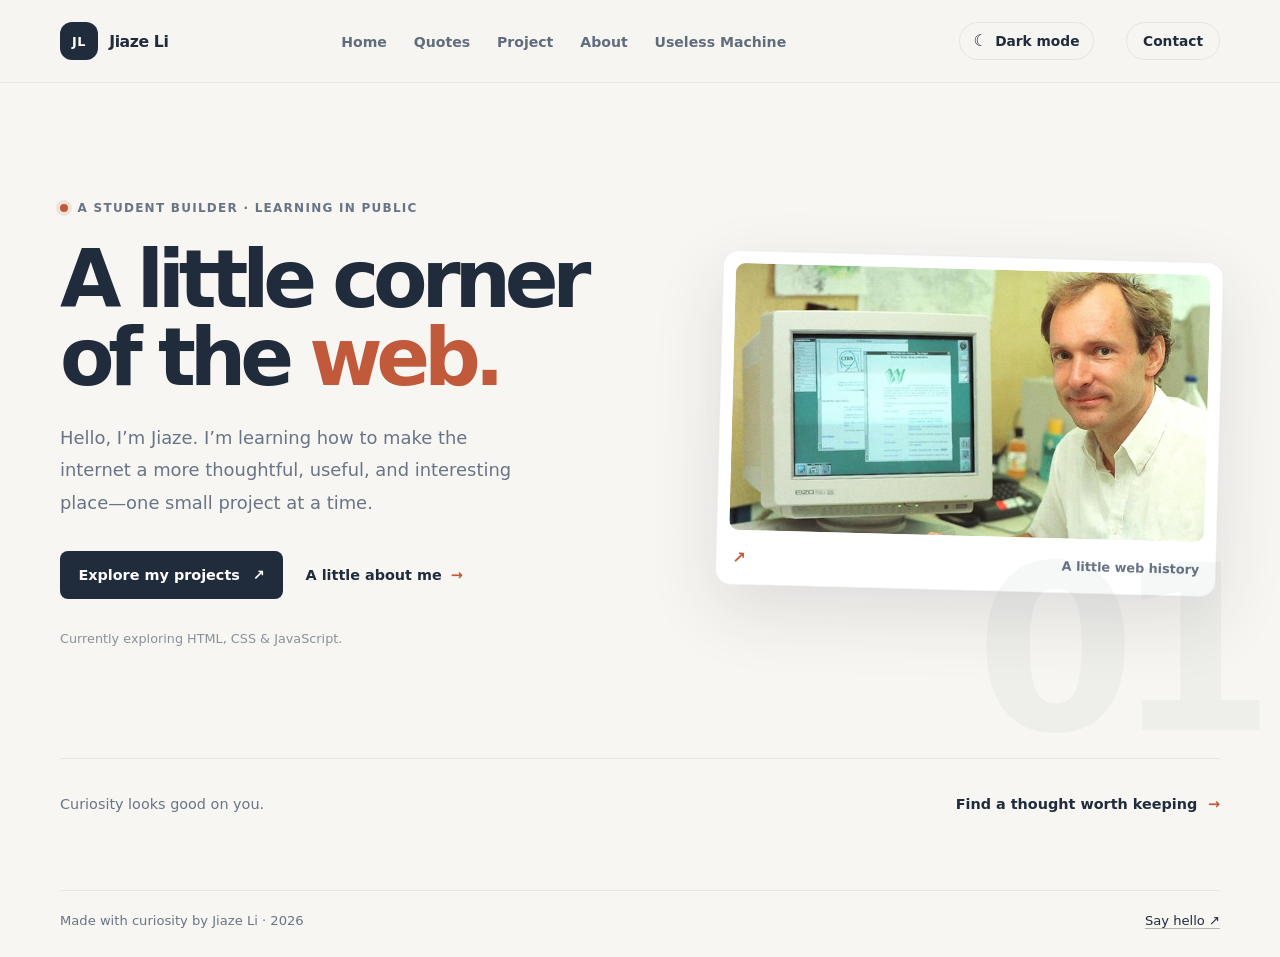
<file: index.html>
<!DOCTYPE html>
<html lang="en">
<head>
  <meta charset="UTF-8">
  <meta name="viewport" content="width=device-width, initial-scale=1.0">
  <meta name="theme-color" content="#f7f6f2">
  <meta name="description" content="The personal website of Jiaze Li — a student learning web development and sharing ideas, projects, and favorite quotes.">
  <title>Jiaze Li — Student, builder, curious human</title>
  <link rel="icon" href="favicon-32x32.png" type="image/png">
  <link rel="apple-touch-icon" href="apple-touch-icon.png">
<meta property="og:image" content="https://lijiaze106.github.io/my-site/cover-image.png">
<meta property="og:title" content="Jiaze Li — Student, builder, curious human">
<meta property="og:site_name" content="Jiaze Li">
<meta name="twitter:card" content="summary_large_image">
  <link rel="stylesheet" href="styles.css">
</head>
<body class="home-page">
  <header id="site-header"></header>

  <main class="home-main">
    <section class="home-hero" aria-labelledby="home-title">
      <div class="hero-copy">
        <p class="eyebrow"><span class="eyebrow-dot"></span> A student builder · Learning in public</p>
        <h1 id="home-title">A little corner<br>of the <span>web.</span></h1>
        <p class="hero-intro">
          Hello, I’m Jiaze. I’m learning how to make the internet a more
          thoughtful, useful, and interesting place—one small project at a time.
        </p>
        <div class="hero-actions">
          <a class="button button-primary" href="project.html">Explore my projects <span aria-hidden="true">↗</span></a>
          <a class="text-link" href="about.html">A little about me <span aria-hidden="true">→</span></a>
        </div>
        <p class="hero-note">Currently exploring HTML, CSS &amp; JavaScript.</p>
      </div>

      <a class="hero-image-link" href="https://webtech.landrock.io/course" target="_blank" rel="noopener noreferrer" aria-label="Learn more about Tim Berners-Lee (opens in a new tab)">
        <img src="fun.jpeg" alt="Tim Berners-Lee beside an early World Wide Web computer">
        <span class="image-caption"><span class="caption-mark" aria-hidden="true">↗</span> A little web history</span>
      </a>
      <span class="hero-decoration" aria-hidden="true">01</span>
    </section>

    <section class="home-more" aria-label="Explore the site">
      <p>Curiosity looks good on you.</p>
      <a href="quotes.html">Find a thought worth keeping <span aria-hidden="true">→</span></a>
    </section>
  </main>

  <footer id="site-footer"></footer>
  <script src="nav.js"></script>
</body>
</html>
</file>
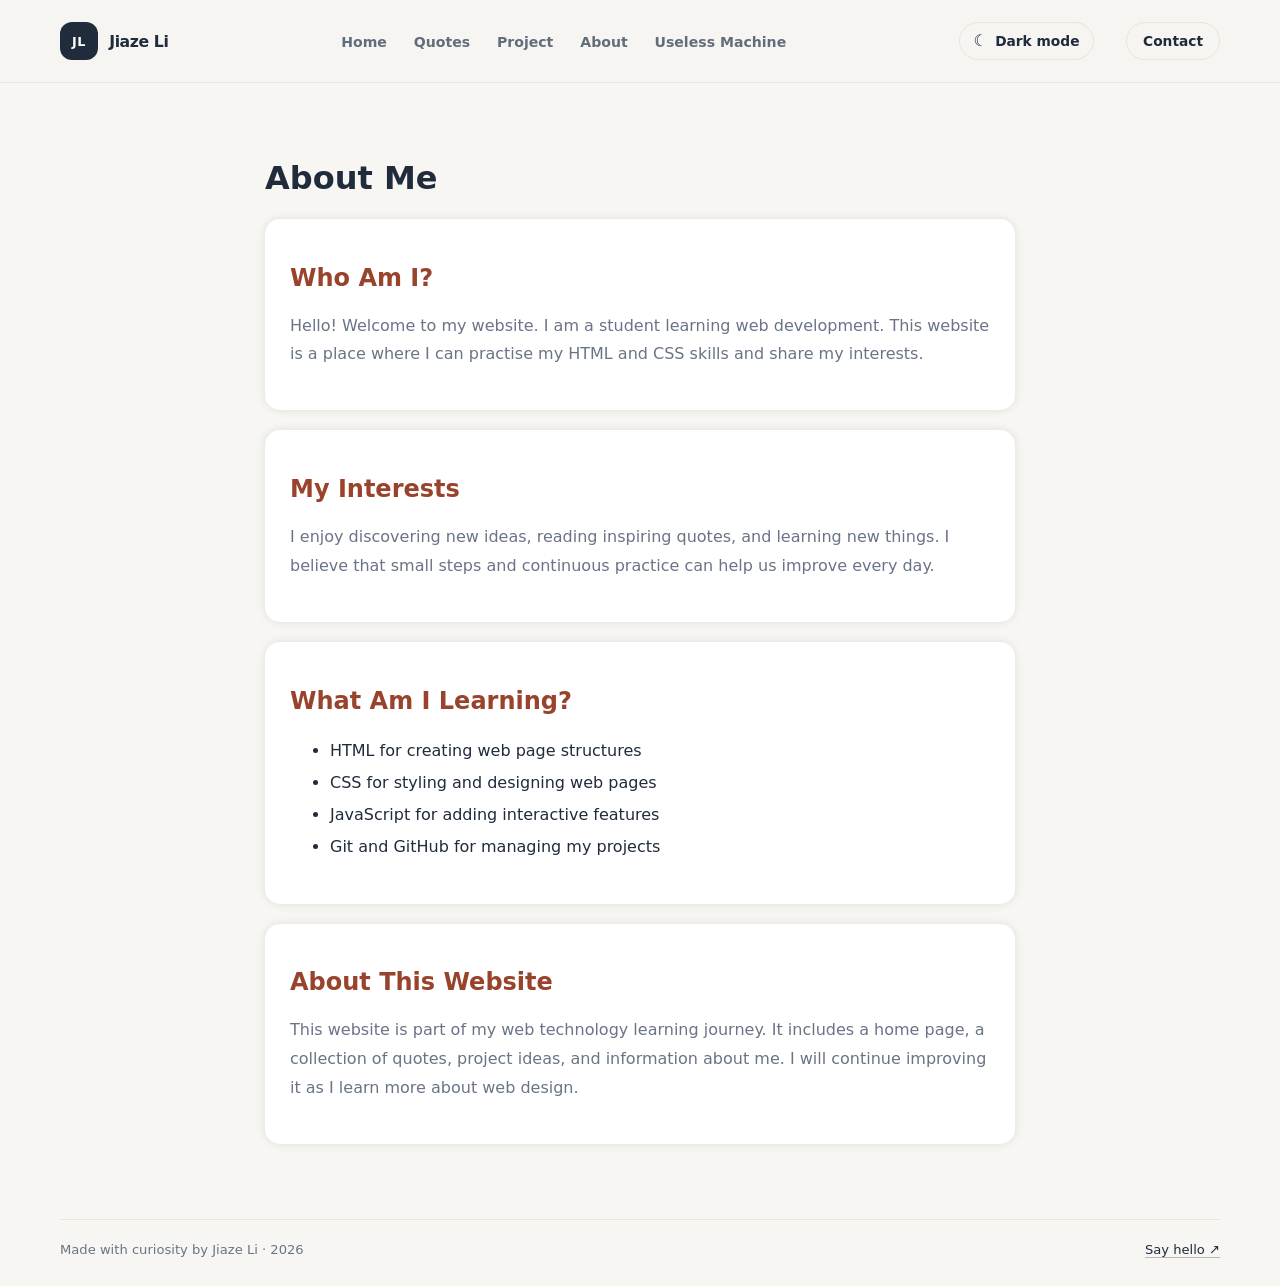
<file: about.html>
<!DOCTYPE html>
<html lang="en">
<head>
  <meta charset="UTF-8">
  <meta name="viewport" content="width=device-width, initial-scale=1.0">
  <title>About Me</title>
  <link rel="icon" href="favicon-32x32.png" type="image?x-icon">
  <link rel="apple-touch-icon" href="apple-touch-icon.png">
<meta property="og:image" content="https://lijiaze106.github.io/my-site/cover-image.png">
  <link rel="stylesheet" href="styles.css">

  <style>
    .about-page {
      max-width: 800px;
      margin: 30px auto;
      padding: 25px;
    }

    .about-card {
      background-color: var(--white);
      padding: 25px;
      margin-bottom: 20px;
      border-radius: 15px;
      box-shadow: 0 0 10px rgba(0, 0, 0, 0.1);
    }

    .about-card h2 {
      color: var(--accent-dark);
    }

    .about-card p {
      color: var(--muted);
      line-height: 1.8;
    }

    .about-card ul {
      line-height: 2;
    }

    @media (max-width: 600px) {
      .about-page {
        margin: 15px;
        padding: 10px;
      }
    }
  </style>
</head>

<body>

  <header id="site-header"></header>

  <main class="about-page">
    <h1>About Me</h1>

    <section class="about-card">
      <h2>Who Am I?</h2>
      <p>
        Hello! Welcome to my website.
        I am a student learning web development.
        This website is a place where I can practise my HTML
        and CSS skills and share my interests.
      </p>
    </section>

    <section class="about-card">
      <h2>My Interests</h2>
      <p>
        I enjoy discovering new ideas, reading inspiring quotes,
        and learning new things.
        I believe that small steps and continuous practice
        can help us improve every day.
      </p>
    </section>

    <section class="about-card">
      <h2>What Am I Learning?</h2>
      <ul>
        <li>HTML for creating web page structures</li>
        <li>CSS for styling and designing web pages</li>
        <li>JavaScript for adding interactive features</li>
        <li>Git and GitHub for managing my projects</li>
      </ul>
    </section>

    <section class="about-card">
      <h2>About This Website</h2>
      <p>
        This website is part of my web technology learning journey.
        It includes a home page, a collection of quotes,
        project ideas, and information about me.
        I will continue improving it as I learn more about web design.
      </p>
    </section>
  </main>

  <footer id="site-footer"></footer>

  <script src="nav.js"></script>
</body>
</html>
</file>
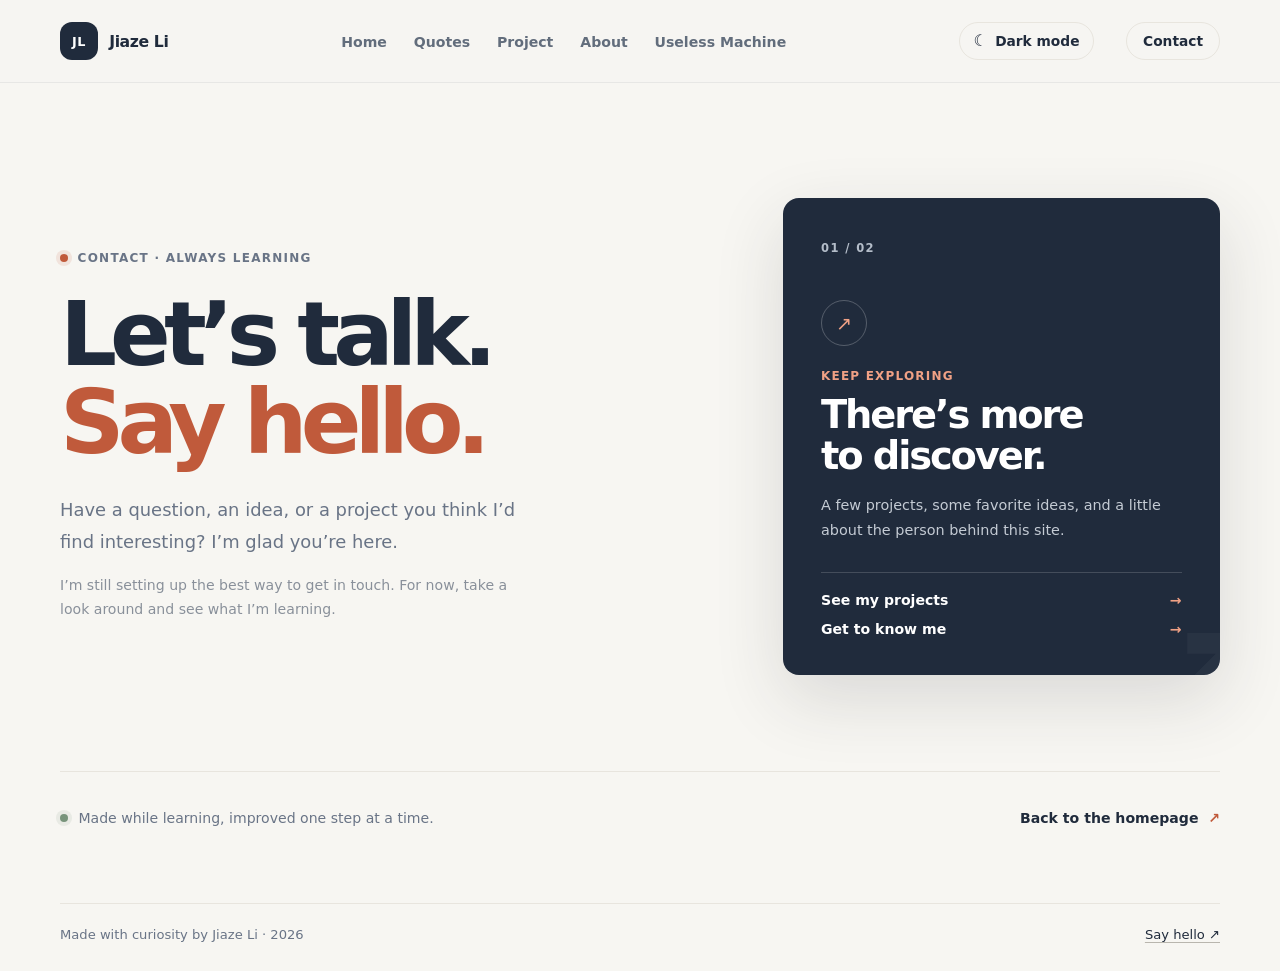
<file: contact.html>
<!DOCTYPE html>
<html lang="en">
<head>
  <meta charset="UTF-8">
  <meta name="viewport" content="width=device-width, initial-scale=1.0">
  <meta name="theme-color" content="#f7f6f2">
  <meta name="description" content="Get in touch with Jiaze Li and explore what he's learning and building.">
  <title>Contact Jiaze — Say hello</title>
  <link rel="icon" href="favicon-32x32.png" type="image/png">
  <link rel="apple-touch-icon" href="apple-touch-icon.png">
<meta property="og:image" content="https://lijiaze106.github.io/my-site/cover-image.png">
  <link rel="stylesheet" href="styles.css">
</head>
<body class="contact-page">
  <header id="site-header"></header>

  <main class="contact-main">
    <section class="contact-hero" aria-labelledby="contact-title">
      <div class="contact-copy">
        <p class="eyebrow"><span class="eyebrow-dot"></span> Contact · Always learning</p>
        <h1 id="contact-title">Let’s talk.<br><span>Say hello.</span></h1>
        <p class="contact-intro">
          Have a question, an idea, or a project you think I’d find interesting?
          I’m glad you’re here.
        </p>
        <p class="contact-note">
          I’m still setting up the best way to get in touch. For now, take a look
          around and see what I’m learning.
        </p>
      </div>

      <aside class="contact-card" aria-label="Explore more of the website">
        <span class="contact-card-number" aria-hidden="true">01 / 02</span>
        <span class="contact-icon" aria-hidden="true">↗</span>
        <p class="contact-card-label">Keep exploring</p>
        <h2>There’s more<br>to discover.</h2>
        <p class="contact-card-copy">A few projects, some favorite ideas, and a little about the person behind this site.</p>
        <div class="contact-card-links">
          <a href="project.html">See my projects <span aria-hidden="true">→</span></a>
          <a href="about.html">Get to know me <span aria-hidden="true">→</span></a>
        </div>
      </aside>
    </section>

    <section class="contact-bottom" aria-label="A note about this website">
      <p><span class="contact-bottom-dot" aria-hidden="true"></span> Made while learning, improved one step at a time.</p>
      <a href="index.html">Back to the homepage <span aria-hidden="true">↗</span></a>
    </section>
  </main>

  <footer id="site-footer"></footer>
  <script src="nav.js"></script>
</body>
</html>
</file>
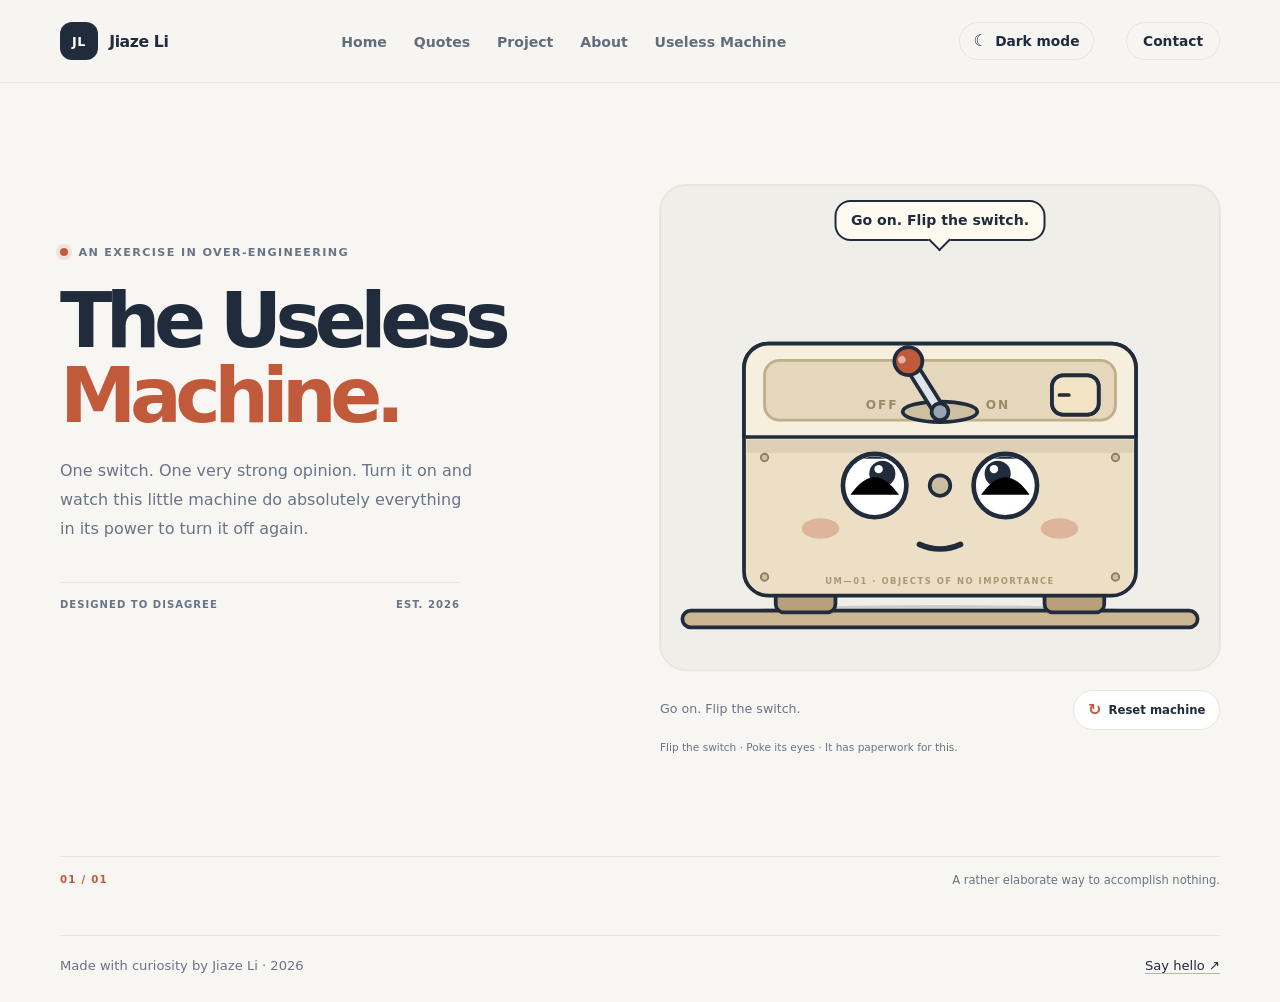
<file: machine.html>
<!DOCTYPE html>
<html lang="en">
<head>
  <meta charset="UTF-8">
  <meta name="viewport" content="width=device-width, initial-scale=1.0">
  <meta name="theme-color" content="#f7f6f2">
  <meta name="description" content="Meet the Useless Machine: a beautifully over-engineered answer to a question nobody asked.">
  <title>The Useless Machine — Jiaze Li</title>
  <link rel="icon" href="favicon-32x32.png" type="image/png">
  <link rel="apple-touch-icon" href="apple-touch-icon.png">
<meta property="og:image" content="https://lijiaze106.github.io/my-site/cover-image.png">
  <link rel="stylesheet" href="styles.css">
  <link rel="stylesheet" href="machine.css">
</head>
<body>
  <header id="site-header"></header>

  <main class="machine-page">
    <section class="machine-intro" aria-labelledby="machine-title">
      <div>
        <p class="machine-eyebrow"><span></span> An exercise in over-engineering</p>
        <h1 id="machine-title">The Useless<br><span>Machine.</span></h1>
        <p class="machine-intro-copy">
          One switch. One very strong opinion. Turn it on and watch this little
          machine do absolutely everything in its power to turn it off again.
        </p>
        <p class="machine-edition"><span>DESIGNED TO DISAGREE</span><span>EST. 2026</span></p>
      </div>

      <div class="machine-stage" id="machine-stage">
        <div class="bubble" id="bubble" aria-hidden="true"></div>

        <svg id="machine-svg" class="machine-svg" viewBox="0 0 600 520" xmlns="http://www.w3.org/2000/svg" focusable="false">
          <title>A cream-coloured box with a face and a lever on top. It really does not like being switched on.</title>
          <defs>
            <clipPath id="eye-clip"><circle r="31"></circle></clipPath>
          </defs>

          <!-- room -->
          <rect class="room" x="0" y="0" width="600" height="520" rx="28"></rect>

          <!-- table -->
          <ellipse class="floor-shadow" cx="300" cy="459" rx="232" ry="9"></ellipse>
          <rect class="ink table" x="24" y="456" width="552" height="18" rx="9"></rect>

          <!-- the machine -->
          <g id="box">
            <rect class="ink foot" x="124" y="432" width="64" height="26" rx="9"></rect>
            <rect class="ink foot" x="412" y="432" width="64" height="26" rx="9"></rect>
            <path class="ink body" d="M116 170 H484 A26 26 0 0 1 510 196 V414 A26 26 0 0 1 484 440 H116 A26 26 0 0 1 90 414 V196 A26 26 0 0 1 116 170 Z"></path>
            <path class="ink deck" d="M116 170 H484 A26 26 0 0 1 510 196 V270 H90 V196 A26 26 0 0 1 116 170 Z"></path>
            <path class="edge-shade" d="M93 273 H507 V287 H93 Z"></path>
            <rect class="tray" x="112" y="188" width="376" height="64" rx="16"></rect>
            <text class="deck-label" x="238" y="240">OFF</text>
            <text class="deck-label" x="362" y="240">ON</text>

            <!-- front-face details -->
            <circle class="screw" cx="112" cy="292" r="4"></circle>
            <circle class="screw" cx="488" cy="292" r="4"></circle>
            <circle class="screw" cx="112" cy="420" r="4"></circle>
            <circle class="screw" cx="488" cy="420" r="4"></circle>
            <ellipse class="blush" cx="172" cy="368" rx="20" ry="11"></ellipse>
            <ellipse class="blush" cx="428" cy="368" rx="20" ry="11"></ellipse>
            <text class="plate" x="300" y="428">UM—01 · OBJECTS OF NO IMPORTANCE</text>

            <!-- lever -->
            <ellipse class="ink lever-base" cx="300" cy="243" rx="40" ry="11"></ellipse>
            <g id="lever-hit" role="switch" tabindex="0" aria-checked="false" aria-label="Power switch. Turn it on and see what happens.">
              <circle class="hit" cx="300" cy="205" r="56"></circle>
              <circle class="focus-ring" cx="300" cy="205" r="58"></circle>
              <g id="lever-fly" transform="translate(300 243)">
                <g id="lever" transform="rotate(-32)">
                  <rect class="ink lever-stem" x="-6" y="-62" width="12" height="62" rx="6"></rect>
                  <circle class="ink acc" cy="-64" r="15"></circle>
                  <circle cx="-5" cy="-69" r="4" fill="#fff" opacity=".55"></circle>
                  <circle class="ink lever-hub" r="9"></circle>
                </g>
              </g>
            </g>

            <!-- stamp mark -->
            <g id="denied" transform="translate(300 222) rotate(-8)" opacity="0">
              <rect x="-66" y="-21" width="132" height="42" rx="6"></rect>
              <text x="0" y="8">DENIED</text>
            </g>

            <!-- hatch -->
            <rect class="ink cavity" x="420" y="204" width="50" height="42" rx="12"></rect>
            <g id="arms"></g>
            <g id="flap-R"><rect class="ink flap" x="420" y="204" width="50" height="42" rx="12"></rect><line class="flap-handle" x1="428" y1="225" x2="438" y2="225"></line></g>
          </g>

          <!-- face -->
          <g id="face">
            <circle id="nose-glow" class="acc" cx="300" cy="322" r="24" opacity="0"></circle>
            <circle id="nose" class="ink" cx="300" cy="322" r="11"></circle>

            <g class="eye" id="eye-L" data-cx="230" data-cy="322">
              <g class="eye-open">
                <circle class="eye-white" r="34"></circle>
                <g clip-path="url(#eye-clip)">
                  <g class="pupil"><circle r="14" fill="#202b3c"></circle><circle cx="-4" cy="-5" r="4.5" fill="#fff"></circle></g>
                  <g class="lid"><rect x="-60" y="-130" width="120" height="130"></rect><line x1="-60" y1="0" x2="60" y2="0"></line></g>
                </g>
                <circle class="eye-ring" r="34"></circle>
              </g>
              <path class="eye-happy" d="M-26 10 Q0 -28 26 10"></path>
              <path class="eye-x" d="M-18 -18 L18 18 M18 -18 L-18 18"></path>
              <circle class="eye-hit" r="40"></circle>
            </g>
            <g class="eye" id="eye-R" data-cx="370" data-cy="322">
              <g class="eye-open">
                <circle class="eye-white" r="34"></circle>
                <g clip-path="url(#eye-clip)">
                  <g class="pupil"><circle r="14" fill="#202b3c"></circle><circle cx="-4" cy="-5" r="4.5" fill="#fff"></circle></g>
                  <g class="lid"><rect x="-60" y="-130" width="120" height="130"></rect><line x1="-60" y1="0" x2="60" y2="0"></line></g>
                </g>
                <circle class="eye-ring" r="34"></circle>
              </g>
              <path class="eye-happy" d="M-26 10 Q0 -28 26 10"></path>
              <path class="eye-x" d="M-18 -18 L18 18 M18 -18 L-18 18"></path>
              <circle class="eye-hit" r="40"></circle>
            </g>

            <path id="mouth" d="M278 385 Q300 395 322 385"></path>
          </g>
        </svg>
      </div>
    </section>

    <section class="machine-console" aria-label="Machine controls and status">
      <p id="machine-status" role="status" aria-live="polite">The machine is standing by. Make your move.</p>
      <button type="button" class="machine-btn" id="reset-button"><span aria-hidden="true">↻</span> Reset machine</button>
      <p class="machine-interaction-hint">Flip the switch · Poke its eyes · It has paperwork for this.</p>
    </section>

    <p class="machine-footnote"><span>01 / 01</span> A rather elaborate way to accomplish nothing.</p>
  </main>

  <footer id="site-footer"></footer>

  <script src="nav.js"></script>
  <script src="machine.js"></script>
</body>
</html>
</file>
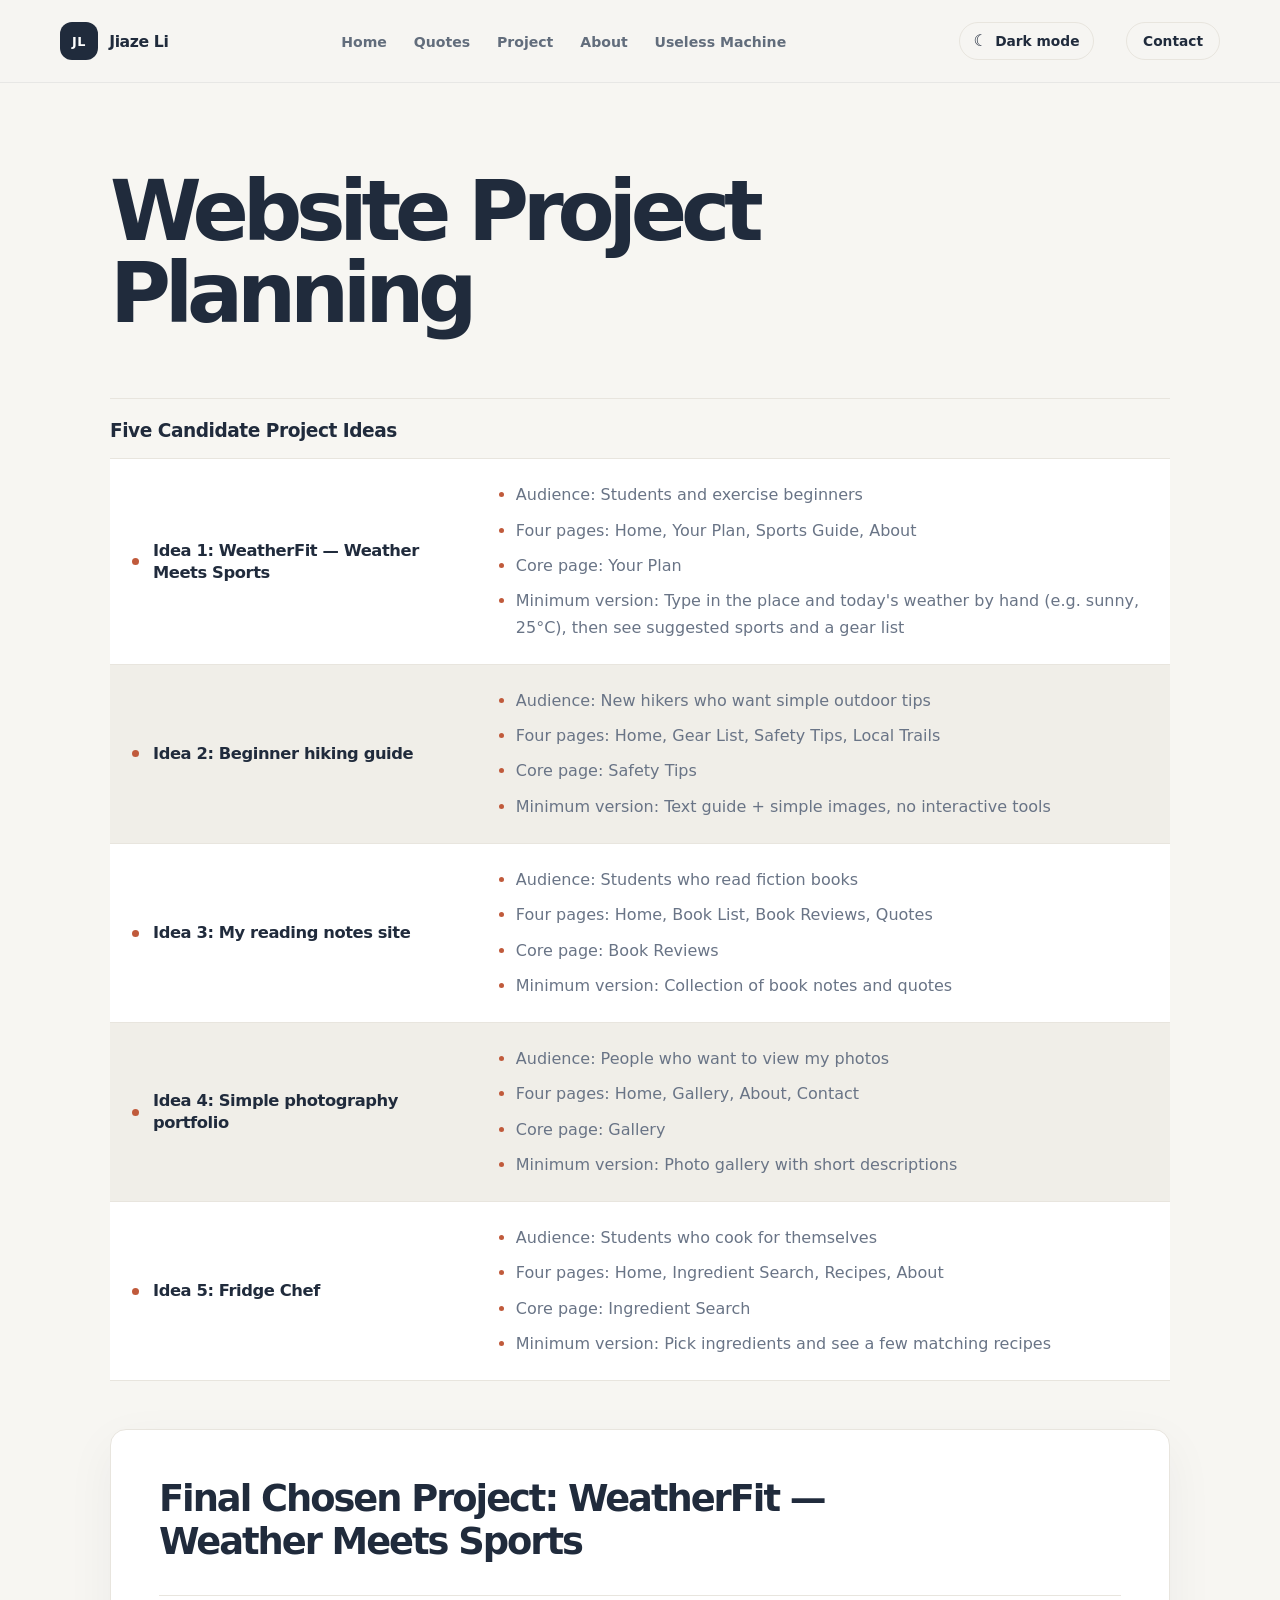
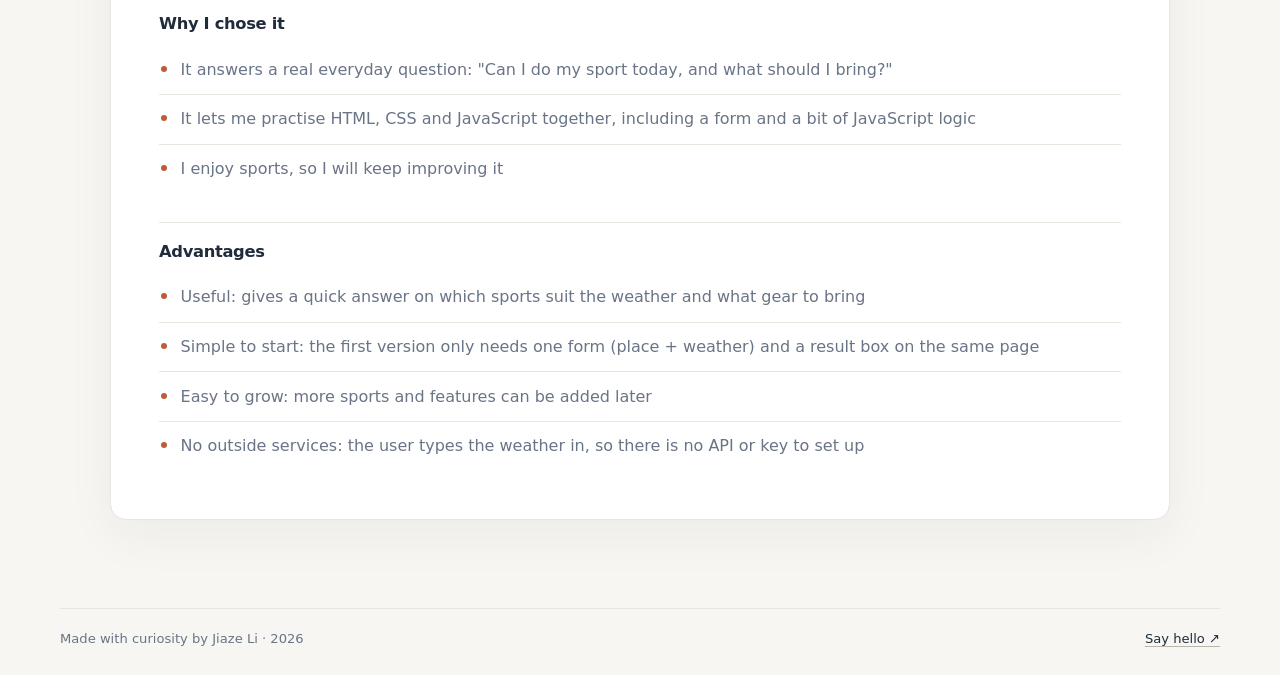
<file: project.html>
<!DOCTYPE html>
<html lang="en">
<head>
  <meta charset="UTF-8">
  <meta name="viewport" content="width=device-width, initial-scale=1.0">
  <title>Project Ideas</title>
  <link rel="icon" href="favicon-32x32.png" type="image/x-icon">
  <link rel="apple-touch-icon" href="apple-touch-icon.png">
<meta property="og:image" content="https://lijiaze106.github.io/my-site/cover-image.png">
  <link rel="stylesheet" href="styles.css">
</head>
<body class="project-page">
<header id="site-header">
  <!-- Navigation loaded by nav.js -->
</header>

<main class="project-main">
  <article>
    <h1>Website Project Planning</h1>

    <section>
      <h2>Five Candidate Project Ideas</h2>

      <h3>Idea 1: WeatherFit — Weather Meets Sports</h3>
      <ul>
        <li>Audience: Students and exercise beginners</li>
        <li>Four pages: Home, Your Plan, Sports Guide, About</li>
        <li>Core page: Your Plan</li>
        <li>Minimum version: Type in the place and today's weather by hand (e.g. sunny, 25°C), then see suggested sports and a gear list</li>
      </ul>

      <h3>Idea 2: Beginner hiking guide</h3>
      <ul>
        <li>Audience: New hikers who want simple outdoor tips</li>
        <li>Four pages: Home, Gear List, Safety Tips, Local Trails</li>
        <li>Core page: Safety Tips</li>
        <li>Minimum version: Text guide + simple images, no interactive tools</li>
      </ul>

      <h3>Idea 3: My reading notes site</h3>
      <ul>
        <li>Audience: Students who read fiction books</li>
        <li>Four pages: Home, Book List, Book Reviews, Quotes</li>
        <li>Core page: Book Reviews</li>
        <li>Minimum version: Collection of book notes and quotes</li>
      </ul>

      <h3>Idea 4: Simple photography portfolio</h3>
      <ul>
        <li>Audience: People who want to view my photos</li>
        <li>Four pages: Home, Gallery, About, Contact</li>
        <li>Core page: Gallery</li>
        <li>Minimum version: Photo gallery with short descriptions</li>
      </ul>

      <h3>Idea 5: Fridge Chef</h3>
      <ul>
        <li>Audience: Students who cook for themselves</li>
        <li>Four pages: Home, Ingredient Search, Recipes, About</li>
        <li>Core page: Ingredient Search</li>
        <li>Minimum version: Pick ingredients and see a few matching recipes</li>
      </ul>
    </section>

    <section>
      <h2>Final Chosen Project: WeatherFit — Weather Meets Sports</h2>

      <h3>Why I chose it</h3>
      <ul>
        <li>It answers a real everyday question: "Can I do my sport today, and what should I bring?"</li>
        <li>It lets me practise HTML, CSS and JavaScript together, including a form and a bit of JavaScript logic</li>
        <li>I enjoy sports, so I will keep improving it</li>
      </ul>

      <h3>Advantages</h3>
      <ul>
        <li>Useful: gives a quick answer on which sports suit the weather and what gear to bring</li>
        <li>Simple to start: the first version only needs one form (place + weather) and a result box on the same page</li>
        <li>Easy to grow: more sports and features can be added later</li>
        <li>No outside services: the user types the weather in, so there is no API or key to set up</li>
      </ul>
    </section>
  </article>
</main>

<footer id="site-footer">
  <!-- Footer loaded by nav.js -->
</footer>
<script src="nav.js"></script>
</body>
</html>
</file>
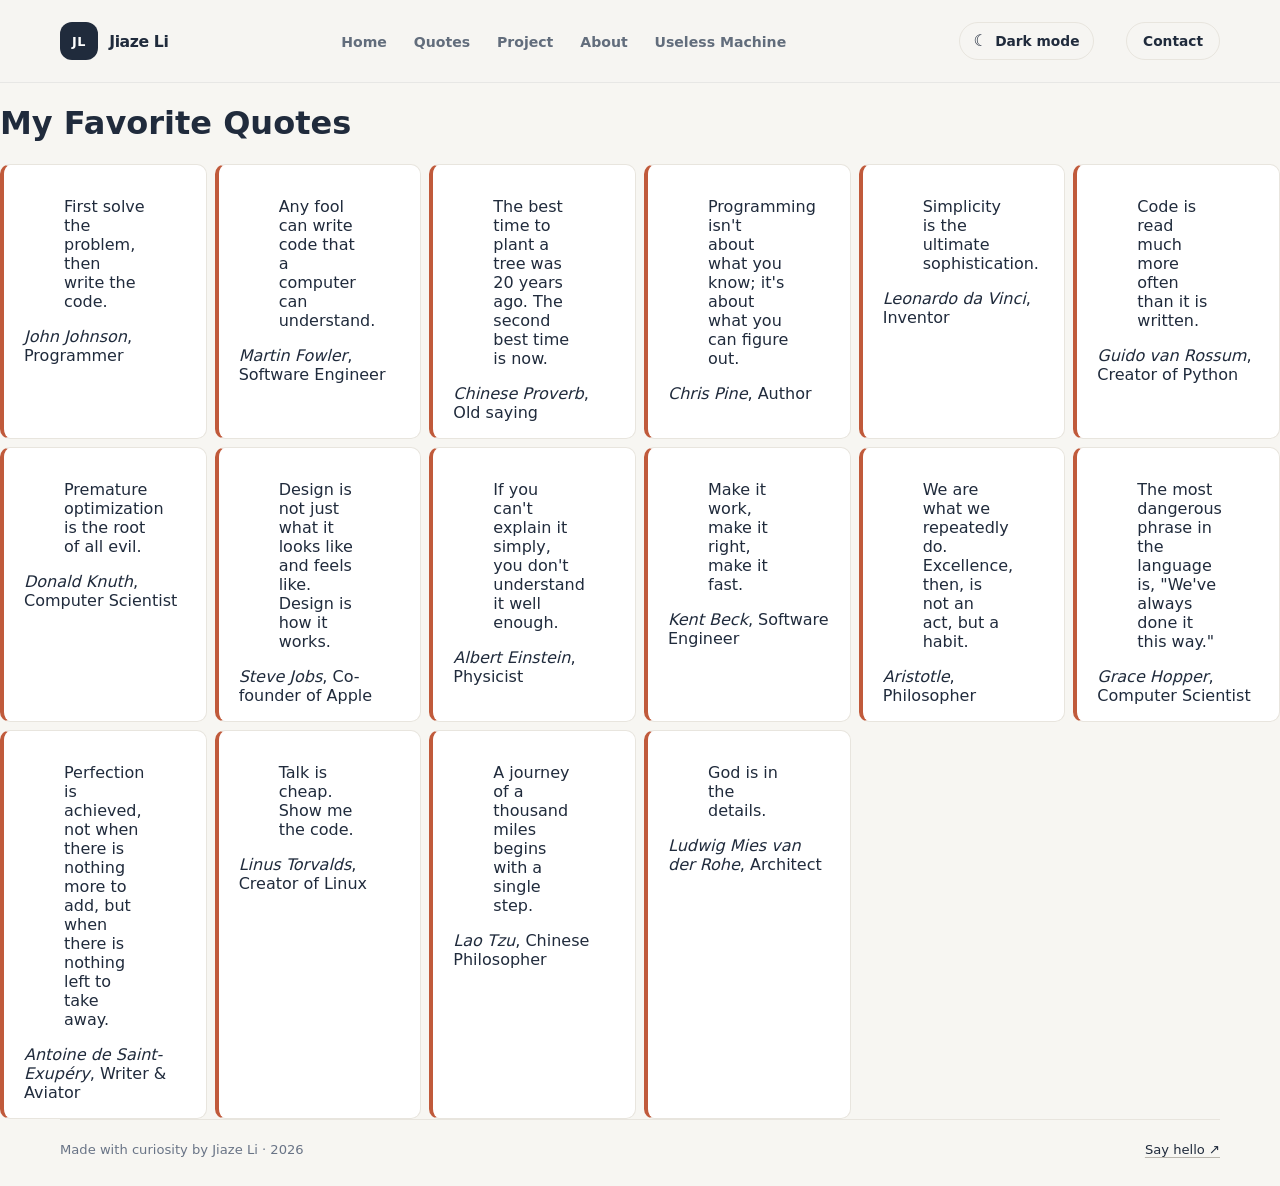
<file: quotes.html>
<!DOCTYPE html>
<html lang="en">
<head>
    <meta charset="UTF-8">
    <meta name="viewport" content="width=device-width, initial-scale=1.0">
    <title>My Favorite Quotes</title>
    <link rel="icon" href="favicon-32x32.png" type="image/png">
  <link rel="apple-touch-icon" href="apple-touch-icon.png">
<meta property="og:image" content="https://lijiaze106.github.io/my-site/cover-image.png">
    <link rel="stylesheet" href="styles.css">
<body>
    <!-- index.html, quotes.html, project.html -->
<header id="site-header">
  <!-- the nav used to be here. Now it is empty. -->
</header>
    <h1>My Favorite Quotes</h1>
    <div class="grid">
    <article class="quote">
         <blockquote>
             <p>First solve the problem, then write the code.</p>
         </blockquote>
         <footer>
             <cite>John Johnson</cite>, <span class="source">Programmer</span>
         </footer>
    </article>

    <article class="quote">
  <blockquote>
    <p>Any fool can write code that a computer can understand.</p>
  </blockquote>
  <footer>
    <cite>Martin Fowler</cite>, <span class="source">Software Engineer</span>
  </footer>
   </article> 
    <article class="quote">
        <blockquote>
            <p>The best time to plant a tree was 20 years ago. The second best time is now.</p>
        </blockquote>
        <footer>
            <cite>Chinese Proverb</cite>, <span class="source">Old saying</span>
        </footer>
    </article>
    <article class="quote">
        <blockquote>
            <p>Programming isn't about what you know; it's about what you can figure out.</p>
        </blockquote>
        <footer>
            <cite>Chris Pine</cite>, <span class="source">Author</span>
        </footer>
    </article>
   
   <article class="quote">
        <blockquote>
            <p>Simplicity is the ultimate sophistication.</p>
        </blockquote>
        <footer>
            <cite>Leonardo da Vinci</cite>, <span class="source">Inventor</span>
        </footer>
    </article>
    <article class="quote">
  <blockquote>
    <p>Code is read much more often than it is written.</p>
  </blockquote>
  <footer>
    <cite>Guido van Rossum</cite>, <span class="source">Creator of Python</span>
  </footer>
</article>
    <article class="quote">
        <blockquote>
            <p>Premature optimization is the root of all evil.</p>
        </blockquote>
        <footer>
            <cite>Donald Knuth</cite>, <span class="source">Computer Scientist</span>
        </footer>
    </article>

    <article class="quote">
        <blockquote>
            <p>Design is not just what it looks like and feels like. Design is how it works.</p>
        </blockquote>
        <footer>
            <cite>Steve Jobs</cite>, <span class="source">Co-founder of Apple</span>
        </footer>
    </article>

    <article class="quote">
        <blockquote>
            <p>If you can't explain it simply, you don't understand it well enough.</p>
        </blockquote>
        <footer>
            <cite>Albert Einstein</cite>, <span class="source">Physicist</span>
        </footer>
    </article>

    <article class="quote">
        <blockquote>
            <p>Make it work, make it right, make it fast.</p>
        </blockquote>
        <footer>
            <cite>Kent Beck</cite>, <span class="source">Software Engineer</span>
        </footer>
    </article>

    <article class="quote">
        <blockquote>
            <p>We are what we repeatedly do. Excellence, then, is not an act, but a habit.</p>
        </blockquote>
        <footer>
            <cite>Aristotle</cite>, <span class="source">Philosopher</span>
        </footer>
    </article>

    <article class="quote">
        <blockquote>
            <p>The most dangerous phrase in the language is, "We've always done it this way."</p>
        </blockquote>
        <footer>
            <cite>Grace Hopper</cite>, <span class="source">Computer Scientist</span>
        </footer>
    </article>

    <article class="quote">
        <blockquote>
            <p>Perfection is achieved, not when there is nothing more to add, but when there is nothing left to take away.</p>
        </blockquote>
        <footer>
            <cite>Antoine de Saint-Exupéry</cite>, <span class="source">Writer & Aviator</span>
        </footer>
    </article>

    <article class="quote">
        <blockquote>
            <p>Talk is cheap. Show me the code.</p>
        </blockquote>
        <footer>
            <cite>Linus Torvalds</cite>, <span class="source">Creator of Linux</span>
        </footer>
    </article>

    <article class="quote">
        <blockquote>
            <p>A journey of a thousand miles begins with a single step.</p>
        </blockquote>
        <footer>
            <cite>Lao Tzu</cite>, <span class="source">Chinese Philosopher</span>
        </footer>
    </article>

    <article class="quote">
        <blockquote>
            <p>God is in the details.</p>
        </blockquote>
        <footer>
            <cite>Ludwig Mies van der Rohe</cite>, <span class="source">Architect</span>
        </footer>
    </article>

</div>
 <footer id="site-footer"></footer>
<script src="nav.js"></script>
</body>
</html>
</file>
<file: styles.css>
:root {
  color-scheme: light;
  --ink: #202b3c;
  --muted: #697486;
  --paper: #f7f6f2;
  --white: #fff;
  --accent: #c05a3b;
  --accent-dark: #99432c;
  --line: #e8e5de;
  --surface-alt: #f0eee8;
  --button-bg: #202b3c;
  --button-text: #fff;
  --card-bg: #202b3c;
}

:root[data-theme="dark"] {
  color-scheme: dark;
  --ink: #e8e9ed;
  --muted: #a5adba;
  --paper: #171a20;
  --white: #22262e;
  --accent: #e58a6b;
  --accent-dark: #f0a185;
  --line: #353a44;
  --surface-alt: #292e37;
  --button-bg: #e8e9ed;
  --button-text: #202b3c;
  --card-bg: #202b3c;
}

* {
  box-sizing: border-box;
}

body {
  min-width: 320px;
  min-height: 100vh;
  margin: 0;
  background: var(--paper);
  color: var(--ink);
  font-family: Inter, ui-sans-serif, system-ui, -apple-system, BlinkMacSystemFont, "Segoe UI", sans-serif;
  -webkit-font-smoothing: antialiased;
}

h1,
h2,
h3 {
  color: var(--ink);
}

.main {
  width: min(50%, 46rem);
  margin: auto;
  padding: 20px;
  border: 1px solid #222;
  border-radius: 20px;
  background: #fff;
  box-shadow: 0 0 10px #000;
  text-align: center;
}

.quote {
  max-width: 34rem;
  padding: 1rem 1.25rem;
  border: 1px solid var(--line);
  border-left: 4px solid var(--accent);
  border-radius: 10px;
  background: var(--white);
  text-align: left;
}

.flex {
  display: flex;
  flex-wrap: wrap;
  align-items: stretch;
  justify-content: flex-start;
  gap: 8px;
}

.grid {
  display: grid;
  grid-template-columns: repeat(auto-fit, minmax(min(100%, 200px), 1fr));
  gap: 8px;
}

.quote2 {
  max-width: 34rem;
  padding: 1.1em 1.3em;
  border: 1px solid var(--line);
  border-left: 4px solid var(--accent);
  border-radius: 10px;
  background: var(--surface-alt);
}

dt {
  margin-top: 20px;
  color: var(--ink);
  font-weight: 700;
}

dd {
  margin-left: 20px;
  border-bottom: 1px solid var(--line);
  color: var(--muted);
  font-weight: 300;
}

#site-header {
  position: relative;
  z-index: 1;
  border-bottom: 1px solid rgb(32 43 60 / 7%);
  background: rgb(247 246 242 / 92%);
}

:root[data-theme="dark"] #site-header {
  border-bottom-color: rgb(255 255 255 / 8%);
  background: rgb(23 26 32 / 92%);
}

nav {
  display: flex;
  width: min(100% - 48px, 1160px);
  min-height: 82px;
  align-items: center;
  gap: 2rem;
  margin: 0 auto;
}

nav a {
  color: inherit;
  text-decoration: none;
}

nav .logo {
  display: inline-flex;
  flex: 0 0 auto;
  align-items: center;
  gap: 0.7rem;
  color: var(--ink);
  font-size: 0.98rem;
  font-weight: 750;
  letter-spacing: -0.025em;
}

nav .logo-mark {
  display: grid;
  width: 38px;
  height: 38px;
  place-items: center;
  border-radius: 12px;
  background: var(--ink);
  color: var(--white);
  font-size: 0.8rem;
  letter-spacing: 0.04em;
}

nav .links {
  display: flex;
  align-items: center;
  justify-content: center;
  gap: clamp(0.9rem, 2.1vw, 1.8rem);
  margin: 0 auto;
  padding: 0;
  list-style: none;
}

nav .links li {
  margin: 0;
  padding: 0;
  border: 0;
  border-radius: 0;
  background: none;
  box-shadow: none;
  text-align: left;
}

nav .links a {
  color: #626d7c;
  font-size: 0.88rem;
  font-weight: 550;
  transition: color 160ms ease;
}

nav .links a:hover,
nav .links a:focus-visible {
  color: var(--accent-dark);
}

nav .action {
  flex: 0 0 auto;
  padding: 0.65rem 1rem;
  border: 1px solid var(--line);
  border-radius: 999px;
  color: var(--ink);
  font-size: 0.86rem;
  font-weight: 650;
  transition: border-color 160ms ease, background 160ms ease;
}

nav .theme-toggle {
  display: inline-flex;
  flex: 0 0 auto;
  align-items: center;
  gap: 0.45rem;
  padding: 0.65rem 0.85rem;
  border: 1px solid var(--line);
  border-radius: 999px;
  background: transparent;
  color: var(--ink);
  font: inherit;
  font-size: 0.86rem;
  font-weight: 650;
  cursor: pointer;
  transition: border-color 160ms ease, background 160ms ease;
}

nav .theme-toggle:hover,
nav .theme-toggle:focus-visible {
  border-color: var(--ink);
  background: var(--white);
}

nav .theme-toggle-icon {
  font-size: 1rem;
  line-height: 1;
}

nav .action:hover,
nav .action:focus-visible {
  border-color: var(--ink);
  background: var(--white);
}

#site-footer {
  display: flex;
  width: min(100% - 48px, 1160px);
  align-items: center;
  justify-content: space-between;
  gap: 1rem;
  margin: 0 auto;
  padding: 1.4rem 0 1.8rem;
  border-top: 1px solid var(--line);
  color: var(--muted);
  font-size: 0.82rem;
}

#site-footer p {
  margin: 0;
}

#site-footer address {
  font-style: normal;
}

#site-footer a {
  color: var(--ink);
  text-decoration-color: #b9b6ae;
  text-underline-offset: 3px;
}

.home-main {
  width: min(100% - 48px, 1160px);
  margin: 0 auto;
  padding: clamp(3.5rem, 8vw, 7rem) 0 2.5rem;
}

.home-hero {
  position: relative;
  display: grid;
  min-height: 450px;
  grid-template-columns: 1fr 0.88fr;
  align-items: center;
  gap: clamp(2rem, 7vw, 6rem);
}

.hero-copy {
  position: relative;
  z-index: 1;
  padding: 1rem 0;
}

.eyebrow {
  display: flex;
  align-items: center;
  gap: 0.6rem;
  margin: 0 0 1.6rem;
  color: var(--muted);
  font-size: 0.75rem;
  font-weight: 700;
  letter-spacing: 0.105em;
  text-transform: uppercase;
}

.eyebrow-dot {
  width: 8px;
  height: 8px;
  border-radius: 50%;
  background: var(--accent);
  box-shadow: 0 0 0 4px rgb(192 90 59 / 12%);
}

.hero-copy h1 {
  margin: 0;
  font-size: clamp(3.5rem, 6.2vw, 5.7rem);
  font-weight: 720;
  letter-spacing: -0.078em;
  line-height: 0.98;
}

.hero-copy h1 span {
  color: var(--accent);
}

.hero-intro {
  max-width: 29rem;
  margin: 1.6rem 0 0;
  color: var(--muted);
  font-size: clamp(1rem, 1.5vw, 1.12rem);
  line-height: 1.8;
}

.hero-actions {
  display: flex;
  flex-wrap: wrap;
  align-items: center;
  gap: 1.4rem;
  margin-top: 2rem;
}

.button {
  display: inline-flex;
  min-height: 48px;
  align-items: center;
  justify-content: center;
  gap: 0.8rem;
  padding: 0.8rem 1.15rem;
  border-radius: 8px;
  font-size: 0.9rem;
  font-weight: 650;
  text-decoration: none;
  transition: transform 160ms ease, background 160ms ease;
}

.button:hover {
  transform: translateY(-2px);
}

.button-primary {
  background: var(--button-bg);
  color: var(--button-text);
}

.button-primary:hover,
.button-primary:focus-visible {
  background: #34435a;
}

.text-link {
  color: var(--ink);
  font-size: 0.9rem;
  font-weight: 650;
  text-decoration: none;
}

.text-link span {
  margin-left: 0.25rem;
  color: var(--accent);
}

.hero-note {
  margin: 2rem 0 0;
  color: #89909a;
  font-size: 0.8rem;
}

.hero-image-link {
  position: relative;
  display: block;
  padding: 0.75rem 0.75rem 3.35rem;
  border: 1px solid rgb(32 43 60 / 7%);
  border-radius: 16px;
  background: var(--white);
  box-shadow: 0 24px 70px rgb(39 43 50 / 12%);
  color: var(--ink);
  text-decoration: none;
  transform: rotate(1.5deg);
  transition: transform 220ms ease, box-shadow 220ms ease;
}

.hero-image-link:hover {
  box-shadow: 0 28px 80px rgb(39 43 50 / 17%);
  transform: rotate(0deg) translateY(-4px);
}

.hero-image-link img {
  display: block;
  width: 100%;
  aspect-ratio: 640 / 360;
  border-radius: 10px;
  object-fit: cover;
}

.image-caption {
  position: absolute;
  right: 1rem;
  bottom: 1.05rem;
  left: 1rem;
  display: flex;
  align-items: center;
  justify-content: space-between;
  color: var(--muted);
  font-size: 0.8rem;
  font-weight: 600;
}

.caption-mark {
  color: var(--accent);
  font-size: 1rem;
}

.hero-decoration {
  position: absolute;
  right: -0.15em;
  bottom: -0.45em;
  color: rgb(32 43 60 / 4%);
  font-size: clamp(8rem, 18vw, 15rem);
  font-weight: 800;
  letter-spacing: -0.09em;
  line-height: 1;
  pointer-events: none;
  user-select: none;
}

.home-more {
  display: flex;
  min-height: 92px;
  align-items: center;
  justify-content: space-between;
  gap: 1.5rem;
  margin-top: clamp(3.5rem, 8vw, 6rem);
  padding: 1.4rem 0;
  border-top: 1px solid var(--line);
}

.home-more p {
  margin: 0;
  color: var(--muted);
  font-size: 0.9rem;
}

.home-more a {
  color: var(--ink);
  font-size: 0.9rem;
  font-weight: 650;
  text-decoration: none;
}

.home-more a span {
  margin-left: 0.35rem;
  color: var(--accent);
}

.contact-main {
  width: min(100% - 48px, 1160px);
  margin: 0 auto;
  padding: clamp(4rem, 9vw, 7.5rem) 0 2.5rem;
}

.contact-hero {
  display: grid;
  min-height: 440px;
  grid-template-columns: 1fr 0.72fr;
  align-items: center;
  gap: clamp(3rem, 9vw, 8rem);
}

.contact-copy h1 {
  margin: 0;
  font-size: clamp(3.7rem, 7vw, 6.1rem);
  font-weight: 720;
  letter-spacing: -0.078em;
  line-height: 0.98;
}

.contact-copy h1 span {
  color: var(--accent);
}

.contact-intro {
  max-width: 30rem;
  margin: 1.7rem 0 0;
  color: var(--muted);
  font-size: clamp(1rem, 1.5vw, 1.12rem);
  line-height: 1.8;
}

.contact-note {
  max-width: 29rem;
  margin: 1rem 0 0;
  color: #89909a;
  font-size: 0.88rem;
  line-height: 1.7;
}

.contact-card {
  position: relative;
  overflow: hidden;
  padding: clamp(1.6rem, 3vw, 2.5rem);
  border-radius: 16px;
  background: var(--card-bg);
  box-shadow: 0 24px 70px rgb(39 43 50 / 14%);
  color: var(--white);
}

.contact-card::after {
  position: absolute;
  right: -0.28em;
  bottom: -0.6em;
  color: rgb(255 255 255 / 4%);
  content: "↗";
  font-size: 13rem;
  font-weight: 700;
  line-height: 1;
  pointer-events: none;
}

.contact-card-number,
.contact-icon,
.contact-card-label,
.contact-card h2,
.contact-card-copy,
.contact-card-links {
  position: relative;
  z-index: 1;
}

.contact-card-number {
  color: #b4bdc9;
  font-size: 0.72rem;
  font-weight: 700;
  letter-spacing: 0.12em;
}

.contact-icon {
  display: grid;
  width: 46px;
  height: 46px;
  place-items: center;
  margin: 2.8rem 0 1.4rem;
  border: 1px solid rgb(255 255 255 / 24%);
  border-radius: 50%;
  color: #f0a185;
  font-size: 1.2rem;
}

.contact-card-label {
  margin: 0 0 0.7rem;
  color: #f0a185;
  font-size: 0.75rem;
  font-weight: 700;
  letter-spacing: 0.1em;
  text-transform: uppercase;
}

.contact-card h2 {
  margin: 0;
  color: var(--white);
  font-size: clamp(1.9rem, 3vw, 2.6rem);
  letter-spacing: -0.055em;
  line-height: 1.08;
}

.contact-card-copy {
  max-width: 22rem;
  margin: 1rem 0 1.8rem;
  color: #c4cbd4;
  font-size: 0.9rem;
  line-height: 1.75;
}

.contact-card-links {
  display: grid;
  gap: 0.8rem;
  padding-top: 1.2rem;
  border-top: 1px solid rgb(255 255 255 / 16%);
}

.contact-card-links a {
  display: flex;
  align-items: center;
  justify-content: space-between;
  gap: 1rem;
  color: var(--white);
  font-size: 0.88rem;
  font-weight: 600;
  text-decoration: none;
  transition: color 160ms ease;
}

.contact-card-links a span {
  color: #f0a185;
}

.contact-card-links a:hover,
.contact-card-links a:focus-visible {
  color: #f0a185;
}

.contact-bottom {
  display: flex;
  min-height: 92px;
  align-items: center;
  justify-content: space-between;
  gap: 1.5rem;
  margin-top: clamp(3.5rem, 8vw, 6rem);
  padding: 1.4rem 0;
  border-top: 1px solid var(--line);
}

.contact-bottom p {
  display: flex;
  align-items: center;
  gap: 0.65rem;
  margin: 0;
  color: var(--muted);
  font-size: 0.88rem;
}

.contact-bottom-dot {
  width: 8px;
  height: 8px;
  flex: 0 0 auto;
  border-radius: 50%;
  background: #78947b;
  box-shadow: 0 0 0 4px rgb(120 148 123 / 12%);
}

.contact-bottom a {
  color: var(--ink);
  font-size: 0.88rem;
  font-weight: 650;
  text-decoration: none;
}

.contact-bottom a span {
  margin-left: 0.3rem;
  color: var(--accent);
}

.project-main {
  width: min(100% - 48px, 1060px);
  margin: 0 auto;
  padding: clamp(3rem, 7vw, 5.5rem) 0;
}

.project-main article > h1 {
  max-width: 13ch;
  margin: 0 0 clamp(2.5rem, 5vw, 4rem);
  font-size: clamp(3.1rem, 6.5vw, 5.3rem);
  font-weight: 720;
  letter-spacing: -0.075em;
  line-height: 0.98;
}

.project-main section:first-of-type {
  display: grid;
  grid-template-columns: minmax(190px, 0.78fr) minmax(0, 1.5fr);
  align-items: stretch;
  margin-bottom: 3rem;
  border-top: 1px solid var(--line);
}

.project-main section:first-of-type > h2 {
  grid-column: 1 / -1;
  margin: 0;
  padding: 1.3rem 0 1.1rem;
  border-bottom: 1px solid var(--line);
  font-size: 1.16rem;
  font-weight: 650;
  letter-spacing: -0.025em;
}

.project-main section:first-of-type > h3 {
  display: flex;
  align-items: center;
  gap: 0.9rem;
  margin: 0;
  padding: 1.5rem 1.35rem;
  border-bottom: 1px solid var(--line);
  background: var(--white);
  font-size: 1.02rem;
  font-weight: 680;
  letter-spacing: -0.025em;
  line-height: 1.35;
}

.project-main section:first-of-type > h3::before {
  width: 7px;
  height: 7px;
  flex: 0 0 auto;
  border-radius: 50%;
  background: var(--accent);
  content: "";
}

.project-main section:first-of-type > h3:nth-of-type(even),
.project-main section:first-of-type > h3:nth-of-type(even) + ul {
  background: var(--surface-alt);
}

.project-main section:first-of-type > ul {
  margin: 0;
  padding: 1.15rem 1.5rem 1.15rem 2.7rem;
  border-bottom: 1px solid var(--line);
  background: var(--white);
  color: var(--muted);
  line-height: 1.65;
}

.project-main section:first-of-type > ul li {
  padding: 0.28rem 0;
}

.project-main section:first-of-type > ul li::marker {
  color: var(--accent);
}

.project-main section:last-of-type {
  padding: clamp(1.5rem, 4vw, 3rem);
  border: 1px solid var(--line);
  border-radius: 16px;
  background: var(--white);
  box-shadow: 0 16px 50px rgb(39 43 50 / 5%);
}

.project-main section:last-of-type > h2 {
  max-width: 30ch;
  margin: 0 0 2rem;
  font-size: clamp(1.6rem, 3.2vw, 2.3rem);
  font-weight: 700;
  letter-spacing: -0.055em;
  line-height: 1.15;
}

.project-main section:last-of-type > h3 {
  margin: 1.8rem 0 0.75rem;
  padding-top: 1.15rem;
  border-top: 1px solid var(--line);
  font-size: 1.02rem;
  font-weight: 680;
  letter-spacing: -0.02em;
}

.project-main section:last-of-type > ul {
  margin: 0;
  padding: 0;
  list-style: none;
}

.project-main section:last-of-type > ul li {
  position: relative;
  margin: 0;
  padding: 0.7rem 0 0.7rem 1.35rem;
  border-bottom: 1px solid var(--line);
  color: var(--muted);
  line-height: 1.65;
}

.project-main section:last-of-type > ul li::before {
  position: absolute;
  top: 1.27rem;
  left: 0.15rem;
  width: 6px;
  height: 6px;
  border-radius: 50%;
  background: var(--accent);
  content: "";
}

.project-main section:last-of-type > ul li:last-child {
  border-bottom: 0;
}

a:focus-visible {
  outline: 3px solid rgb(192 90 59 / 55%);
  outline-offset: 4px;
}

@media (max-width: 760px) {
  nav {
    width: min(100% - 36px, 560px);
    min-height: 0;
    flex-wrap: wrap;
    gap: 0;
    padding: 1rem 0 0.8rem;
  }

  nav .logo {
    margin-right: auto;
  }

  nav .links {
    display: grid;
    order: 3;
    width: 100%;
    grid-template-columns: repeat(3, minmax(0, 1fr));
    gap: 0.65rem 0.5rem;
    margin: 0.9rem 0 0;
  }

  nav .links a {
    display: block;
    padding: 0.45rem 0;
    font-size: 0.82rem;
  }

  nav .action {
    padding: 0.55rem 0.85rem;
  }

  nav .theme-toggle {
    padding: 0.55rem 0.7rem;
  }

  .home-main {
    width: min(100% - 36px, 560px);
    padding-top: 3rem;
  }

  .home-hero {
    min-height: auto;
    grid-template-columns: 1fr;
    gap: 2.5rem;
  }

  .hero-copy h1 {
    font-size: clamp(3.4rem, 14vw, 5.2rem);
  }

  .hero-image-link {
    width: min(100% - 12px, 30rem);
    justify-self: center;
  }

  .hero-decoration {
    right: 0;
    bottom: 28%;
    font-size: 9rem;
  }

  .home-more {
    align-items: flex-start;
    flex-direction: column;
    gap: 0.6rem;
    margin-top: 3rem;
  }

  .contact-main {
    width: min(100% - 36px, 560px);
    padding-top: 3rem;
  }

  .contact-hero {
    min-height: auto;
    grid-template-columns: 1fr;
    gap: 2.5rem;
  }

  .contact-copy h1 {
    font-size: clamp(3.4rem, 14vw, 5.2rem);
  }

  .contact-card {
    width: min(100%, 30rem);
    justify-self: center;
  }

  .contact-icon {
    margin-top: 2rem;
  }

  .contact-bottom {
    align-items: flex-start;
    flex-direction: column;
    gap: 0.7rem;
    margin-top: 3rem;
  }

  .project-main {
    width: min(100% - 36px, 560px);
    padding: 3rem 0;
  }

  .project-main article > h1 {
    margin-bottom: 2.5rem;
    font-size: clamp(3rem, 12vw, 4.4rem);
  }

  .project-main section:first-of-type {
    grid-template-columns: minmax(0, 1fr);
    margin-bottom: 2rem;
  }

  .project-main section:first-of-type > h2 {
    grid-column: 1;
  }

  .project-main section:first-of-type > h3 {
    padding: 1rem 1rem 0.45rem;
    border-bottom: 0;
    background: var(--white);
    font-size: 0.98rem;
  }

  .project-main section:first-of-type > h3:nth-of-type(even) {
    background: var(--surface-alt);
  }

  .project-main section:first-of-type > ul {
    padding: 0.35rem 1.25rem 1rem 2.7rem;
    border-bottom: 1px solid var(--line);
  }

  .project-main section:first-of-type > ul:nth-of-type(even) {
    background: var(--surface-alt);
  }

  .project-main section:last-of-type {
    padding: 1.35rem;
    border-radius: 12px;
  }

  .project-main section:last-of-type > h2 {
    font-size: 1.7rem;
  }

  #site-footer {
    width: min(100% - 36px, 560px);
  }
}

@media (max-width: 420px) {
  .hero-actions {
    align-items: flex-start;
    flex-direction: column;
    gap: 1rem;
  }

  #site-footer {
    align-items: flex-start;
    flex-direction: column;
  }
}

@media (prefers-reduced-motion: reduce) {
  *,
  *::before,
  *::after {
    scroll-behavior: auto !important;
    transition-duration: 0.01ms !important;
    animation-duration: 0.01ms !important;
    animation-iteration-count: 1 !important;
  }
}
</file>
<file: machine.css>
.machine-page {
  width: min(100% - 48px, 1160px);
  margin: 0 auto;
  padding: clamp(3.5rem, 8vw, 6.5rem) 0 3rem;
}

.machine-intro {
  display: grid;
  grid-template-columns: minmax(250px, 0.78fr) minmax(420px, 1fr);
  align-items: center;
  gap: clamp(2rem, 7vw, 6rem);
}

.machine-eyebrow {
  display: flex;
  align-items: center;
  gap: 0.65rem;
  margin: 0 0 1.5rem;
  color: var(--muted);
  font-size: 0.7rem;
  font-weight: 750;
  letter-spacing: 0.12em;
  text-transform: uppercase;
}

.machine-eyebrow span {
  width: 8px;
  height: 8px;
  border-radius: 50%;
  background: var(--accent);
  box-shadow: 0 0 0 4px rgb(192 90 59 / 12%);
}

.machine-intro h1 {
  margin: 0;
  font-size: clamp(3.25rem, 6vw, 5.25rem);
  font-weight: 720;
  letter-spacing: -0.085em;
  line-height: 0.98;
}

.machine-intro h1 span {
  color: var(--accent);
}

.machine-intro-copy {
  max-width: 26rem;
  margin: 1.5rem 0 0;
  color: var(--muted);
  font-size: 1rem;
  line-height: 1.8;
}

.machine-edition {
  display: flex;
  max-width: 25rem;
  justify-content: space-between;
  gap: 1rem;
  margin: 2.4rem 0 0;
  padding-top: 1rem;
  border-top: 1px solid var(--line);
  color: var(--muted);
  font-size: 0.63rem;
  font-weight: 700;
  letter-spacing: 0.1em;
}

/* ---------- stage ---------- */
.machine-stage { position: relative; width: 100%; max-width: 560px; justify-self: end; }

.machine-svg {
  display: block;
  width: 100%;
  height: auto;
  overflow: visible;
  user-select: none;
  -webkit-user-select: none;
  -webkit-tap-highlight-color: transparent;
}

.machine-svg text { font-family: Inter, ui-sans-serif, system-ui, -apple-system, "Segoe UI", sans-serif; }
.machine-svg .room { fill: var(--surface-alt); stroke: var(--line); stroke-width: 2; }
.machine-svg .ink { stroke: #202b3c; stroke-width: 4; stroke-linejoin: round; }
.machine-svg .acc { fill: var(--accent); }
.machine-svg .floor-shadow { fill: rgb(0 0 0 / 14%); }
.machine-svg .table { fill: #cdb792; }
.machine-svg .foot { fill: #b7a07a; }
.machine-svg .body { fill: #ecdfc6; }
.machine-svg .deck { fill: #f7efdd; }
.machine-svg .edge-shade { fill: rgb(80 55 20 / 9%); }
.machine-svg .tray { fill: #e4d7bb; stroke: #bfae8c; stroke-width: 3; }
.machine-svg .deck-label { fill: #9a8a69; font-size: 13px; font-weight: 800; letter-spacing: 0.16em; text-anchor: middle; }
.machine-svg .screw { fill: #cdbf9f; stroke: #8f7f60; stroke-width: 2; }
.machine-svg .blush { fill: var(--accent); opacity: 0.32; }
.machine-svg .plate { fill: #a89877; font-size: 9px; font-weight: 800; letter-spacing: 0.18em; text-anchor: middle; }
.machine-svg .lever-base { fill: #cdbf9f; }
.machine-svg .lever-stem { fill: #dfe3ea; }
.machine-svg .lever-hub { fill: #9aa3b2; }
.machine-svg .cavity { fill: #1d222c; }
.machine-svg .flap { fill: #f1e3c4; }
.machine-svg .flap-handle { stroke: #202b3c; stroke-width: 4; stroke-linecap: round; }

.machine-svg #lever-hit { outline: none; cursor: pointer; }
.machine-svg .hit { fill: transparent; }
.machine-svg .focus-ring { fill: none; stroke: var(--accent); stroke-width: 3; stroke-dasharray: 7 7; opacity: 0; pointer-events: none; }
.machine-svg #lever-hit:focus-visible .focus-ring { opacity: 1; }

.machine-svg .eye-white { fill: #fff; }
.machine-svg .eye-ring { fill: none; stroke: #202b3c; stroke-width: 5; }
.machine-svg .lid rect { fill: #f7efdd; }
.machine-svg .lid line { stroke: #202b3c; stroke-width: 5; }
.machine-svg .eye-hit { fill: transparent; cursor: pointer; }
.machine-svg #mouth { fill: none; stroke: #202b3c; stroke-width: 6; stroke-linecap: round; stroke-linejoin: round; }
.machine-svg #nose { fill: #c9bd9f; transition: fill 120ms; }
.machine-svg #nose-glow { transition: opacity 160ms; pointer-events: none; }

.machine-svg .arm-edge { fill: none; stroke: #202b3c; stroke-width: 25; stroke-linecap: round; stroke-linejoin: round; }
.machine-svg .arm-skin { fill: none; stroke: var(--accent); stroke-width: 16; stroke-linecap: round; stroke-linejoin: round; }
.machine-svg .glove { fill: #fffaf0; stroke: #202b3c; stroke-width: 4; stroke-linejoin: round; }
.machine-svg .stamp-knob { fill: var(--accent); stroke: #202b3c; stroke-width: 4; }
.machine-svg .stamp-base { fill: #b6906a; stroke: #202b3c; stroke-width: 4; }
.machine-svg .stamp-ink { fill: #c8402f; }

.machine-svg #denied { pointer-events: none; }
.machine-svg #denied rect { fill: none; stroke: #c8402f; stroke-width: 5; }
.machine-svg #denied text { fill: #c8402f; font-size: 28px; font-weight: 900; letter-spacing: 0.12em; text-anchor: middle; }

/* speech bubble */
.bubble {
  position: absolute;
  z-index: 3;
  top: 3%;
  left: 50%;
  max-width: min(70%, 20rem);
  padding: 0.55rem 0.9rem;
  border: 2px solid #202b3c;
  border-radius: 16px;
  background: #fffaf0;
  color: #202b3c;
  font-size: 0.88rem;
  font-weight: 650;
  line-height: 1.35;
  text-align: center;
  opacity: 0;
  pointer-events: none;
  transform: translate(-50%, 6px) scale(0.96);
  transition: opacity 160ms ease, transform 160ms ease;
}

.bubble.show { opacity: 1; transform: translate(-50%, 0) scale(1); }

.bubble::after {
  position: absolute;
  bottom: -9px;
  left: 50%;
  width: 14px;
  height: 14px;
  border: solid #202b3c;
  border-width: 0 2px 2px 0;
  background: #fffaf0;
  content: "";
  transform: translateX(-50%) rotate(45deg);
}

/* console */
.machine-console {
  display: grid;
  max-width: 560px;
  grid-template-columns: minmax(0, 1fr) auto;
  align-items: center;
  gap: 0.9rem 1rem;
  margin: 1.2rem 0 0 auto;
}

#machine-status { min-height: 1.5em; margin: 0; color: var(--muted); font-size: 0.79rem; line-height: 1.5; }

.machine-btn {
  display: inline-flex;
  min-height: 40px;
  align-items: center;
  gap: 0.45rem;
  padding: 0 0.85rem;
  border: 1px solid var(--line);
  border-radius: 999px;
  background: var(--white);
  color: var(--ink);
  font: inherit;
  font-size: 0.73rem;
  font-weight: 650;
  cursor: pointer;
  transition: border-color 160ms ease, transform 160ms ease;
}

.machine-btn:hover { transform: translateY(-1px); border-color: var(--muted); }
.machine-btn:focus-visible { outline: 2px solid var(--accent); outline-offset: 3px; }
.machine-btn span:first-child { color: var(--accent); font-size: 1rem; }

.machine-interaction-hint { grid-column: 1 / -1; margin: -0.2rem 0 0; color: var(--muted); font-size: 0.66rem; }

.machine-footnote {
  display: flex;
  justify-content: space-between;
  gap: 1rem;
  margin: clamp(3.5rem, 8vw, 6.5rem) 0 0;
  padding-top: 1rem;
  border-top: 1px solid var(--line);
  color: var(--muted);
  font-size: 0.72rem;
}

.machine-footnote span { color: var(--accent); font-size: 0.64rem; font-weight: 750; letter-spacing: 0.12em; }

@media (max-width: 760px) {
  .machine-intro { grid-template-columns: 1fr; gap: 2.5rem; }
  .machine-intro-copy { max-width: 34rem; }
  .machine-edition { max-width: 34rem; margin-top: 1.8rem; }
  .machine-stage { max-width: 560px; justify-self: center; }
  .machine-console { margin: 1.2rem auto 0; }
}

@media (max-width: 520px) {
  .machine-page { width: min(100% - 32px, 1160px); padding-top: 2.8rem; }
  .machine-intro { gap: 2rem; }
  .machine-intro h1 { font-size: clamp(3rem, 13vw, 4rem); }
  .machine-intro-copy { font-size: 0.94rem; }
  .bubble { font-size: 0.74rem; padding: 0.4rem 0.65rem; border-radius: 12px; }
  .machine-console { grid-template-columns: 1fr; }
  .machine-footnote { font-size: 0.65rem; }
}

@media (prefers-reduced-motion: reduce) {
  .bubble, .machine-btn { transition: none; }
}
</file>
